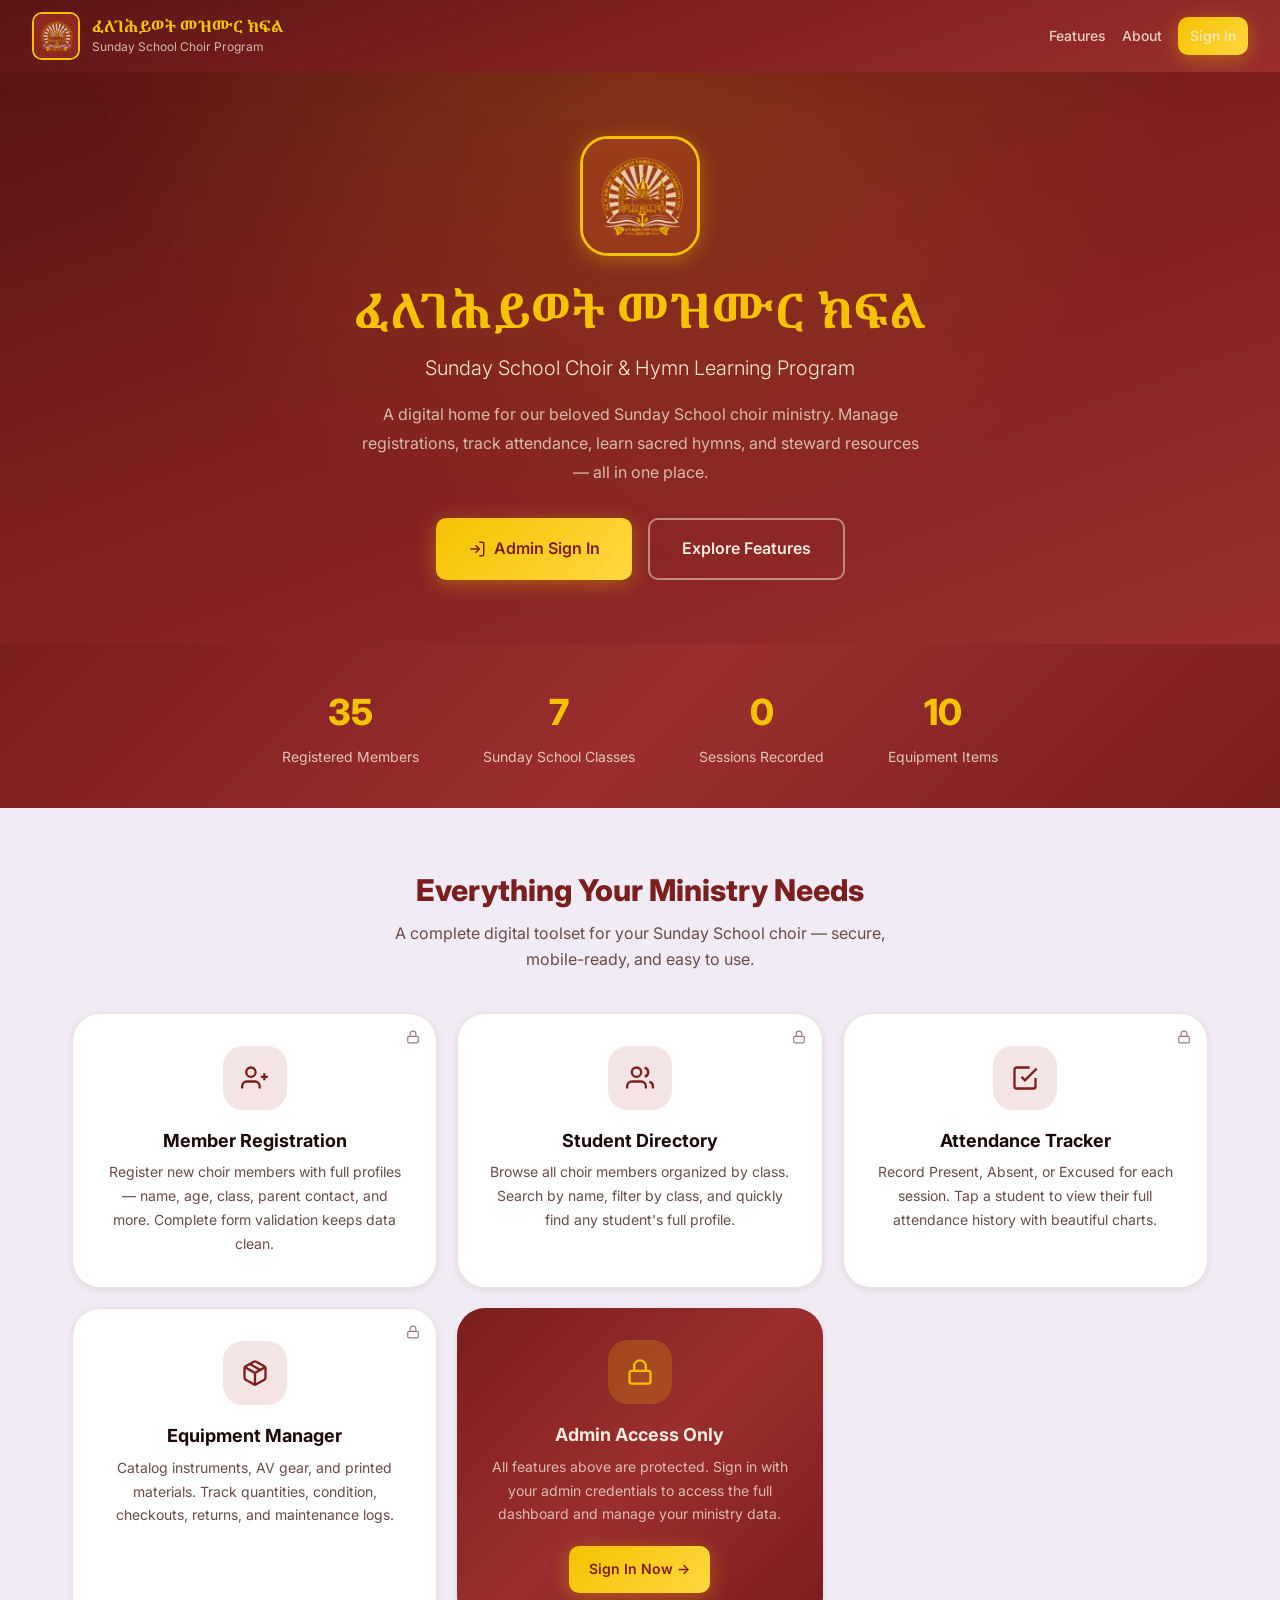
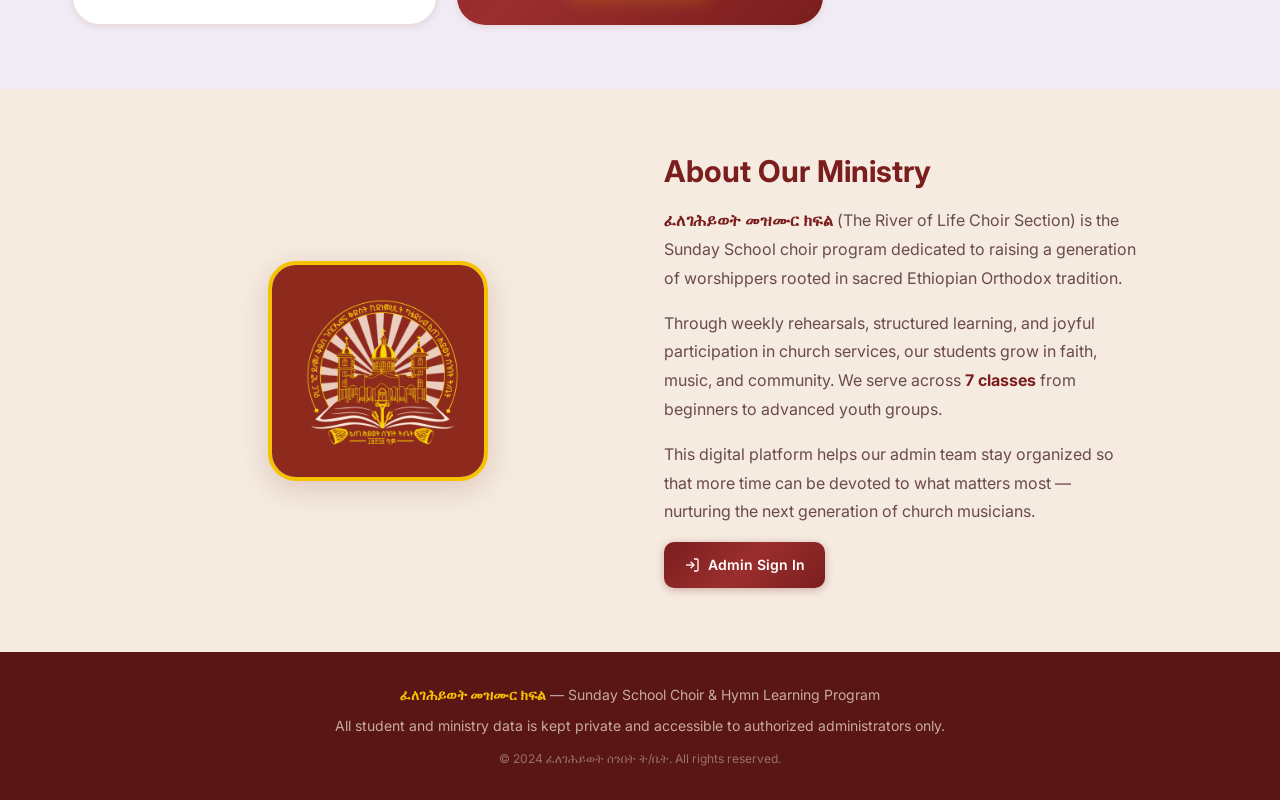
<file: index.html>
<!DOCTYPE html>
<html lang="en">
<head>
  <meta charset="UTF-8"/>
  <meta name="viewport" content="width=device-width, initial-scale=1.0"/>
  <meta name="description" content="ፈለገሕይወት መዝሙር ክፍል — Sunday School Choir & Hymn Learning Program. Register, track attendance, learn hymns, and manage resources."/>
  <title>ፈለገሕይወት መዝሙር ክፍል — Home</title>
  <link rel="stylesheet" href="css/styles.css"/>
  <style>
    .public-footer {
      background: var(--clr-primary-dark);
      color: rgba(245,235,224,0.7);
      text-align: center;
      padding: var(--sp-8) var(--sp-6);
      font-size: var(--fs-sm);
    }
    .public-footer strong { color: var(--clr-accent); }
    .about-section {
      background: var(--clr-cream);
      padding: var(--sp-16) var(--sp-8);
    }
    .about-inner {
      max-width: 1000px;
      margin: 0 auto;
      display: grid;
      grid-template-columns: 1fr 1fr;
      gap: var(--sp-12);
      align-items: center;
    }
    .about-logo {
      width: 220px;
      height: 220px;
      border-radius: var(--r-2xl);
      object-fit: cover;
      margin: 0 auto;
      display: block;
      border: 4px solid var(--clr-accent);
      box-shadow: var(--shadow-lg);
    }
    .about-text h2 { font-size: var(--fs-3xl); color: var(--clr-primary); margin-bottom: var(--sp-4); }
    .about-text p { color: var(--clr-text-muted); line-height: 1.8; margin-bottom: var(--sp-4); }
    .stats-strip {
      background: var(--gradient-primary);
      padding: var(--sp-10) var(--sp-8);
      display: flex;
      justify-content: center;
      gap: var(--sp-16);
      flex-wrap: wrap;
    }
    .strip-stat { text-align: center; }
    .strip-stat-value { font-size: var(--fs-4xl); font-weight: 800; color: var(--clr-accent); }
    .strip-stat-label { font-size: var(--fs-sm); color: rgba(245,235,224,0.8); margin-top: 4px; }
    @media (max-width: 768px) {
      .about-inner { grid-template-columns: 1fr; gap: var(--sp-6); text-align: center; }
      .public-nav .desktop-only { display: none; }
      .stats-strip { gap: var(--sp-8); }
    }
  </style>
</head>
<body>
  <!-- Header -->
  <header class="public-header" role="banner">
    <div class="public-logo-area">
      <img src="assets/logo.png" alt="ፈለገሕይወት Church Logo" class="public-logo"/>
      <div>
        <div class="public-site-name ethiopic">ፈለገሕይወት መዝሙር ክፍል</div>
        <div class="public-site-sub">Sunday School Choir Program</div>
      </div>
    </div>
    <nav class="public-nav" aria-label="Public navigation">
      <a href="#features" class="desktop-only">Features</a>
      <a href="#about" class="desktop-only">About</a>
      <a href="login.html" class="btn btn-accent btn-sm" id="signInBtn">Sign In</a>
    </nav>
  </header>

  <main>
    <!-- Hero -->
    <section class="hero" aria-label="Welcome hero">
      <img src="assets/logo.png" alt="ፈለገሕይወት Church Logo" class="hero-logo"/>
      <h1 class="hero-title">ፈለገሕይወት መዝሙር ክፍል</h1>
      <p class="hero-subtitle">Sunday School Choir & Hymn Learning Program</p>
      <p class="hero-desc">
        A digital home for our beloved Sunday School choir ministry. 
        Manage registrations, track attendance, learn sacred hymns, and steward resources — all in one place.
      </p>
      <div class="hero-actions">
        <a href="login.html" class="btn btn-accent btn-lg" id="heroSignInBtn">
          <svg width="18" height="18" viewBox="0 0 24 24" fill="none" stroke="currentColor" stroke-width="2"><path d="M15 3h4a2 2 0 0 1 2 2v14a2 2 0 0 1-2 2h-4"/><polyline points="10 17 15 12 10 7"/><line x1="15" y1="12" x2="3" y2="12"/></svg>
          Admin Sign In
        </a>
        <a href="#features" class="btn btn-outline btn-lg" style="color:var(--clr-cream);border-color:rgba(245,235,224,0.5)">
          Explore Features
        </a>
      </div>
    </section>

    <!-- Stats strip -->
    <section class="stats-strip" aria-label="Quick statistics">
      <div class="strip-stat">
        <div class="strip-stat-value" id="statStudents">35</div>
        <div class="strip-stat-label">Registered Members</div>
      </div>
      <div class="strip-stat">
        <div class="strip-stat-value">7</div>
        <div class="strip-stat-label">Sunday School Classes</div>
      </div>
      <div class="strip-stat">
        <div class="strip-stat-value" id="statSessions">0</div>
        <div class="strip-stat-label">Sessions Recorded</div>
      </div>
      <div class="strip-stat">
        <div class="strip-stat-value" id="statEquip">10</div>
        <div class="strip-stat-label">Equipment Items</div>
      </div>
    </section>

    <!-- Features -->
    <section class="features-section" id="features" aria-label="Core features">
      <h2 class="section-title">Everything Your Ministry Needs</h2>
      <p class="section-desc">A complete digital toolset for your Sunday School choir — secure, mobile-ready, and easy to use.</p>

      <div class="grid-auto" style="margin-top: var(--sp-10)">

        <div class="feature-card">
          <div class="feature-locked" aria-label="Requires login">
            <svg width="14" height="14" viewBox="0 0 24 24" fill="none" stroke="currentColor" stroke-width="2"><rect x="3" y="11" width="18" height="11" rx="2" ry="2"/><path d="M7 11V7a5 5 0 0 1 10 0v4"/></svg>
          </div>
          <div class="feature-icon">
            <svg width="28" height="28" viewBox="0 0 24 24" fill="none" stroke="currentColor" stroke-width="2"><path d="M16 21v-2a4 4 0 0 0-4-4H5a4 4 0 0 0-4 4v2"/><circle cx="8.5" cy="7" r="4"/><line x1="20" y1="8" x2="20" y2="14"/><line x1="23" y1="11" x2="17" y2="11"/></svg>
          </div>
          <h3 class="feature-title">Member Registration</h3>
          <p class="feature-desc">Register new choir members with full profiles — name, age, class, parent contact, and more. Complete form validation keeps data clean.</p>
        </div>

        <div class="feature-card">
          <div class="feature-locked" aria-label="Requires login">
            <svg width="14" height="14" viewBox="0 0 24 24" fill="none" stroke="currentColor" stroke-width="2"><rect x="3" y="11" width="18" height="11" rx="2" ry="2"/><path d="M7 11V7a5 5 0 0 1 10 0v4"/></svg>
          </div>
          <div class="feature-icon">
            <svg width="28" height="28" viewBox="0 0 24 24" fill="none" stroke="currentColor" stroke-width="2"><path d="M17 21v-2a4 4 0 0 0-4-4H5a4 4 0 0 0-4 4v2"/><circle cx="9" cy="7" r="4"/><path d="M23 21v-2a4 4 0 0 0-3-3.87"/><path d="M16 3.13a4 4 0 0 1 0 7.75"/></svg>
          </div>
          <h3 class="feature-title">Student Directory</h3>
          <p class="feature-desc">Browse all choir members organized by class. Search by name, filter by class, and quickly find any student's full profile.</p>
        </div>

        <div class="feature-card">
          <div class="feature-locked" aria-label="Requires login">
            <svg width="14" height="14" viewBox="0 0 24 24" fill="none" stroke="currentColor" stroke-width="2"><rect x="3" y="11" width="18" height="11" rx="2" ry="2"/><path d="M7 11V7a5 5 0 0 1 10 0v4"/></svg>
          </div>
          <div class="feature-icon">
            <svg width="28" height="28" viewBox="0 0 24 24" fill="none" stroke="currentColor" stroke-width="2"><polyline points="9 11 12 14 22 4"/><path d="M21 12v7a2 2 0 0 1-2 2H5a2 2 0 0 1-2-2V5a2 2 0 0 1 2-2h11"/></svg>
          </div>
          <h3 class="feature-title">Attendance Tracker</h3>
          <p class="feature-desc">Record Present, Absent, or Excused for each session. Tap a student to view their full attendance history with beautiful charts.</p>
        </div>


        <div class="feature-card">
          <div class="feature-locked" aria-label="Requires login">
            <svg width="14" height="14" viewBox="0 0 24 24" fill="none" stroke="currentColor" stroke-width="2"><rect x="3" y="11" width="18" height="11" rx="2" ry="2"/><path d="M7 11V7a5 5 0 0 1 10 0v4"/></svg>
          </div>
          <div class="feature-icon">
            <svg width="28" height="28" viewBox="0 0 24 24" fill="none" stroke="currentColor" stroke-width="2"><line x1="16.5" y1="9.4" x2="7.5" y2="4.21"/><path d="M21 16V8a2 2 0 0 0-1-1.73l-7-4a2 2 0 0 0-2 0l-7 4A2 2 0 0 0 3 8v8a2 2 0 0 0 1 1.73l7 4a2 2 0 0 0 2 0l7-4A2 2 0 0 0 21 16z"/><polyline points="3.27 6.96 12 12.01 20.73 6.96"/><line x1="12" y1="22.08" x2="12" y2="12"/></svg>
          </div>
          <h3 class="feature-title">Equipment Manager</h3>
          <p class="feature-desc">Catalog instruments, AV gear, and printed materials. Track quantities, condition, checkouts, returns, and maintenance logs.</p>
        </div>

        <div class="feature-card" style="background: var(--gradient-primary); border: none;">
          <div class="feature-icon" style="background: rgba(245,194,0,0.2); color: var(--clr-accent);">
            <svg width="28" height="28" viewBox="0 0 24 24" fill="none" stroke="currentColor" stroke-width="2"><rect x="3" y="11" width="18" height="11" rx="2" ry="2"/><path d="M7 11V7a5 5 0 0 1 10 0v4"/></svg>
          </div>
          <h3 class="feature-title" style="color: var(--clr-cream);">Admin Access Only</h3>
          <p class="feature-desc" style="color: rgba(245,235,224,0.75);">All features above are protected. Sign in with your admin credentials to access the full dashboard and manage your ministry data.</p>
          <a href="login.html" class="btn btn-accent" style="margin-top: var(--sp-5); display:inline-flex" id="featureSignInBtn">Sign In Now →</a>
        </div>

      </div>
    </section>

    <!-- About -->
    <section class="about-section" id="about">
      <div class="about-inner">
        <div>
          <img src="assets/logo.png" alt="Church Logo" class="about-logo"/>
        </div>
        <div class="about-text">
          <h2>About Our Ministry</h2>
          <p>
            <strong style="color:var(--clr-primary)">ፈለገሕይወት መዝሙር ክፍል</strong> (The River of Life Choir Section) is the Sunday School choir program dedicated to raising a generation of worshippers rooted in sacred Ethiopian Orthodox tradition.
          </p>
          <p>
            Through weekly rehearsals, structured learning, and joyful participation in church services, our students grow in faith, music, and community. We serve across <strong style="color:var(--clr-primary)">7 classes</strong> from beginners to advanced youth groups.
          </p>
          <p>
            This digital platform helps our admin team stay organized so that more time can be devoted to what matters most — nurturing the next generation of church musicians.
          </p>
          <a href="login.html" class="btn btn-primary" id="aboutSignInBtn">
            <svg width="16" height="16" viewBox="0 0 24 24" fill="none" stroke="currentColor" stroke-width="2"><path d="M15 3h4a2 2 0 0 1 2 2v14a2 2 0 0 1-2 2h-4"/><polyline points="10 17 15 12 10 7"/><line x1="15" y1="12" x2="3" y2="12"/></svg>
            Admin Sign In
          </a>
        </div>
      </div>
    </section>
  </main>

  <!-- Footer -->
  <footer class="public-footer" role="contentinfo">
    <p><strong>ፈለገሕይወት መዝሙር ክፍል</strong> — Sunday School Choir & Hymn Learning Program</p>
    <p style="margin-top:var(--sp-2)">All student and ministry data is kept private and accessible to authorized administrators only.</p>
    <p style="margin-top:var(--sp-3); font-size: var(--fs-xs); opacity: 0.6;">© 2024 ፈለገሕይወት ሰንበት ት/ቤት. All rights reserved.</p>
  </footer>

  <script src="js/auth.js"></script>
  <script src="js/data.js"></script>
  <script>
    // Update live stats from localStorage (if data exists)
    document.addEventListener('DOMContentLoaded', () => {
      DB.seed();
      const students  = DB.Students.all();
      const sessions  = DB.Attendance.getSessionDates();
      const equip     = DB.Equipment.all();
      if (students.length) document.getElementById('statStudents').textContent = students.length;
      if (sessions.length) document.getElementById('statSessions').textContent = sessions.length;
      if (equip.length)    document.getElementById('statEquip').textContent    = equip.length;

      // If already logged in, change Sign In button to Dashboard
      if (AUTH.isAuthenticated()) {
        document.querySelectorAll('[id$="SignInBtn"]').forEach(btn => {
          if (btn.tagName === 'A') {
            btn.href = 'dashboard.html';
            btn.innerHTML = btn.innerHTML.replace(/Sign In( Now →)?/, 'Go to Dashboard →');
          }
        });
      }
    });
  </script>
</body>
</html>
</file>
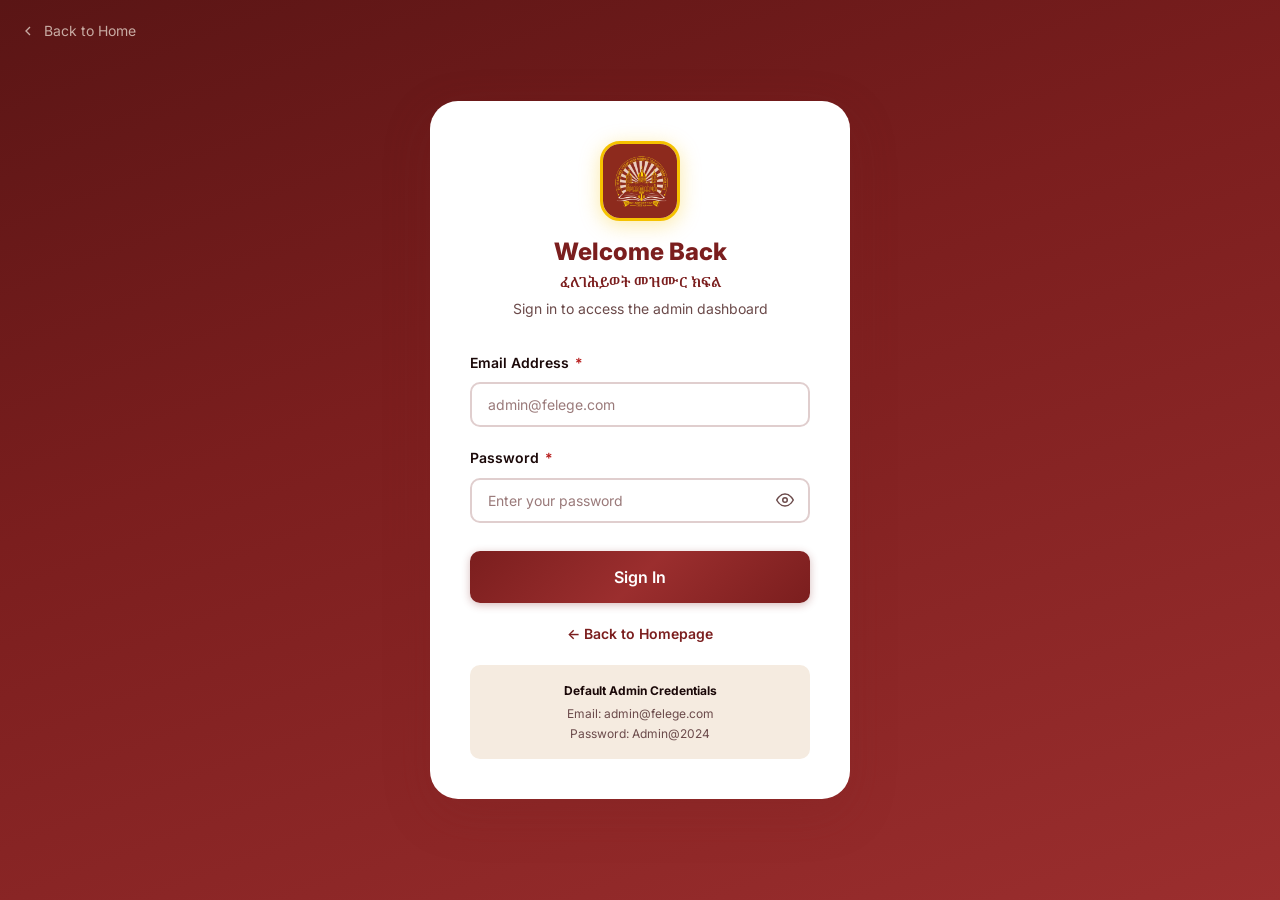
<file: hymns.html>
<!DOCTYPE html>
<html lang="en">
<head>
  <meta charset="UTF-8"/>
  <meta name="viewport" content="width=device-width, initial-scale=1.0"/>
  <title>Hymns — ፈለገሕይወት መዝሙር ክፍል</title>
  <link rel="stylesheet" href="css/styles.css"/>
  <style>
    .copyright-banner {
      display: flex; gap: var(--sp-3); align-items: flex-start;
      background: var(--clr-warning-bg);
      border: 1px solid #FFCC80;
      border-radius: var(--r-lg);
      padding: var(--sp-4) var(--sp-5);
      margin-bottom: var(--sp-6);
      font-size: var(--fs-sm);
      color: var(--clr-warning);
    }
    .copyright-banner svg { flex-shrink: 0; margin-top: 2px; }
    .hymn-toolbar {
      display: flex; gap: var(--sp-3); flex-wrap: wrap; align-items: center;
      margin-bottom: var(--sp-5);
    }
    .hymn-grid { display: grid; grid-template-columns: repeat(auto-fill, minmax(320px, 1fr)); gap: var(--sp-5); }
    .hymn-action-btns { display: flex; gap: var(--sp-2); }
    .melody-link {
      display: inline-flex; align-items: center; gap: var(--sp-2);
      padding: var(--sp-2) var(--sp-4);
      background: var(--clr-primary-xlight);
      color: var(--clr-primary);
      border-radius: var(--r-full);
      font-size: var(--fs-xs);
      font-weight: 600;
      text-decoration: none;
      transition: all var(--t-fast);
      border: 1px solid var(--clr-border);
    }
    .melody-link:hover { background: var(--clr-primary); color: white; }
    .season-filter { display: flex; gap: var(--sp-2); flex-wrap: wrap; }
    .season-chip {
      padding: var(--sp-1) var(--sp-4);
      border-radius: var(--r-full);
      font-size: var(--fs-xs);
      font-weight: 600;
      border: 2px solid var(--clr-border);
      color: var(--clr-text-muted);
      cursor: pointer;
      transition: all var(--t-fast);
      background: var(--clr-surface);
    }
    .season-chip.active { background: var(--clr-primary); color: white; border-color: var(--clr-primary); }
    .season-chip:hover:not(.active) { border-color: var(--clr-primary); color: var(--clr-primary); }
    .authorized-badge {
      display: inline-flex; align-items: center; gap: 4px;
      font-size: var(--fs-xs); font-weight: 600;
      color: var(--clr-success);
    }
  </style>
</head>
<body>
  <div id="appShell"></div>
  <div id="pageContent" style="display:none">

    <!-- Copyright Reminder -->
    <div class="copyright-banner" role="note">
      <svg width="20" height="20" viewBox="0 0 24 24" fill="none" stroke="currentColor" stroke-width="2"><path d="M10.29 3.86L1.82 18a2 2 0 0 0 1.71 3h16.94a2 2 0 0 0 1.71-3L13.71 3.86a2 2 0 0 0-3.42 0z"/><line x1="12" y1="9" x2="12" y2="13"/><line x1="12" y1="17" x2="12.01" y2="17"/></svg>
      <div>
        <strong>Copyright Reminder:</strong> Only share hymn lyrics, audio, and melody resources that the ministry is properly authorized to use. 
        Verify permissions before distributing any copyrighted material. All hymns marked <span class="authorized-badge">✓ Authorized</span> have been cleared for internal ministry use.
      </div>
    </div>

    <!-- Toolbar -->
    <div class="hymn-toolbar">
      <div class="search-bar">
        <svg width="16" height="16" viewBox="0 0 24 24" fill="none" stroke="currentColor" stroke-width="2"><circle cx="11" cy="11" r="8"/><line x1="21" y1="21" x2="16.65" y2="16.65"/></svg>
        <input type="search" id="hymnSearch" placeholder="Search hymns..." aria-label="Search hymns"/>
      </div>
      <div class="season-filter" id="seasonFilter" role="group" aria-label="Filter by season"></div>
      <button class="btn btn-primary btn-sm" id="addHymnBtn" style="margin-left:auto">
        <svg width="14" height="14" viewBox="0 0 24 24" fill="none" stroke="currentColor" stroke-width="2"><line x1="12" y1="5" x2="12" y2="19"/><line x1="5" y1="12" x2="19" y2="12"/></svg>
        Add Hymn
      </button>
    </div>

    <!-- Results -->
    <div id="hymnGrid" class="hymn-grid"></div>
  </div>

  <!-- Add/Edit Hymn Modal -->
  <div class="modal-overlay" id="hymnModal" role="dialog" aria-modal="true" aria-labelledby="hymnModalTitle">
    <div class="modal modal-lg">
      <div class="modal-header">
        <h2 class="modal-title" id="hymnModalTitle">Add Hymn</h2>
        <button class="modal-close" onclick="NAV.closeModal('hymnModal')" aria-label="Close">✕</button>
      </div>
      <div class="modal-body">
        <div class="form-row">
          <div class="form-group">
            <label class="form-label" for="hymnTitle">Title (Ethiopic / Amharic) <span class="required">*</span></label>
            <input type="text" id="hymnTitle" class="form-control" placeholder="e.g. ሃሌሉያ"/>
          </div>
          <div class="form-group">
            <label class="form-label" for="hymnTitleEn">Title (English) <span style="font-weight:400;color:var(--clr-text-muted)">(optional)</span></label>
            <input type="text" id="hymnTitleEn" class="form-control" placeholder="e.g. Hallelujah"/>
          </div>
        </div>
        <div class="form-row">
          <div class="form-group">
            <label class="form-label" for="hymnSeason">Season / Occasion <span class="required">*</span></label>
            <select id="hymnSeason" class="form-control">
              <option value="">— Select —</option>
              <option>General</option><option>Advent</option><option>Christmas</option>
              <option>Epiphany</option><option>Lent</option><option>Easter</option>
              <option>Pentecost</option><option>Ordinary Time</option><option>Special Event</option>
            </select>
          </div>
          <div class="form-group">
            <label class="form-label" for="hymnLang">Language</label>
            <select id="hymnLang" class="form-control">
              <option>Amharic</option><option>Ge'ez</option><option>Tigrinya</option><option>English</option>
            </select>
          </div>
        </div>
        <div class="form-group">
          <label class="form-label" for="hymnLyrics">Lyrics <span class="required">*</span></label>
          <textarea id="hymnLyrics" class="form-control" rows="8" placeholder="Paste the full hymn lyrics here…" style="font-family: var(--font-ethiopic); line-height: 1.8"></textarea>
        </div>
        <div class="form-row">
          <div class="form-group">
            <label class="form-label" for="hymnMelodyUrl">Melody Link (YouTube / Audio URL)</label>
            <input type="url" id="hymnMelodyUrl" class="form-control" placeholder="https://youtube.com/watch?v=..."/>
            <div class="form-hint">Link to an authorized melody resource for practice.</div>
          </div>
          <div class="form-group">
            <label class="form-label" for="hymnNotes">Notes</label>
            <input type="text" id="hymnNotes" class="form-control" placeholder="e.g. Opening hymn for Easter"/>
          </div>
        </div>
        <div class="form-group">
          <label style="display:flex;align-items:center;gap:var(--sp-3);cursor:pointer">
            <input type="checkbox" id="hymnAuth" checked style="width:18px;height:18px;accent-color:var(--clr-primary)"/>
            <span class="form-label" style="margin-bottom:0">Authorized for ministry use</span>
          </label>
          <div class="form-hint">Check this only if you have confirmed this hymn may be shared within the ministry.</div>
        </div>
      </div>
      <div class="modal-footer">
        <button class="btn btn-outline btn-sm" onclick="NAV.closeModal('hymnModal')">Cancel</button>
        <button class="btn btn-primary btn-sm" id="hymnSaveBtn">Save Hymn</button>
      </div>
    </div>
  </div>

  <script src="js/auth.js"></script>
  <script src="js/data.js"></script>
  <script src="js/nav.js"></script>
  <script>
    let editingHymnId = null;
    let currentSeason = '';

    document.addEventListener('DOMContentLoaded', () => {
      if (!AUTH.initProtectedPage()) return;
      DB.seed();
      NAV.init({ activePage: 'hymns', pageTitle: 'Hymn Learning' });
      initHymns();
    });

    function initHymns() {
      document.getElementById('hymnSearch').addEventListener('input', renderHymns);
      document.getElementById('addHymnBtn').addEventListener('click', openAddModal);
      document.getElementById('hymnSaveBtn').addEventListener('click', saveHymn);
      document.getElementById('hymnModal').addEventListener('click', e => { if (e.target.id === 'hymnModal') NAV.closeModal('hymnModal'); });

      buildSeasonChips();
      renderHymns();
    }

    function buildSeasonChips() {
      const seasons = ['All', ...new Set(DB.Hymns.all().map(h => h.season).filter(Boolean))];
      document.getElementById('seasonFilter').innerHTML = seasons.map(s => `
        <button class="season-chip ${s === 'All' || (s === currentSeason) ? 'active' : ''}" data-season="${s === 'All' ? '' : s}">${s}</button>
      `).join('');
      document.querySelectorAll('.season-chip').forEach(chip => {
        chip.addEventListener('click', () => {
          currentSeason = chip.dataset.season;
          document.querySelectorAll('.season-chip').forEach(c => c.classList.toggle('active', c.dataset.season === currentSeason));
          renderHymns();
        });
      });
    }

    function renderHymns() {
      const q = document.getElementById('hymnSearch').value;
      const hymns = DB.Hymns.search(q, currentSeason);
      const container = document.getElementById('hymnGrid');

      if (!hymns.length) {
        container.innerHTML = `
          <div class="empty-state" style="grid-column:1/-1">
            <div class="empty-state-icon"><svg width="40" height="40" viewBox="0 0 24 24" fill="none" stroke="currentColor" stroke-width="1.5"><path d="M9 18V5l12-2v13"/><circle cx="6" cy="18" r="3"/><circle cx="18" cy="16" r="3"/></svg></div>
            <div class="empty-state-title">No hymns found</div>
            <div class="empty-state-desc">Add your first hymn using the button above, or adjust your search.</div>
            <button class="btn btn-primary" onclick="openAddModal()">Add Hymn</button>
          </div>`;
        return;
      }

      container.innerHTML = hymns.map(hymnCard).join('');
    }

    function hymnCard(h) {
      const hasLink = h.melodyUrl && h.melodyUrl.trim();
      return `
        <article class="hymn-card">
          <div class="hymn-card-header">
            <div>
              <div class="hymn-card-title ethiopic">${h.title}</div>
              ${h.titleEn ? `<div class="hymn-card-meta">${h.titleEn}</div>` : ''}
              <div class="hymn-card-meta" style="margin-top:4px">
                ${h.season} &bull; ${h.language}
                ${h.authorized ? `<span class="authorized-badge" style="margin-left:6px">✓ Authorized</span>` : ''}
              </div>
            </div>
            <div class="hymn-action-btns">
              <button class="btn btn-icon" onclick="openEditModal('${h.id}')" aria-label="Edit hymn" title="Edit">
                <svg width="14" height="14" viewBox="0 0 24 24" fill="none" stroke="currentColor" stroke-width="2"><path d="M11 4H4a2 2 0 0 0-2 2v14a2 2 0 0 0 2 2h14a2 2 0 0 0 2-2v-7"/><path d="M18.5 2.5a2.121 2.121 0 0 1 3 3L12 15l-4 1 1-4 9.5-9.5z"/></svg>
              </button>
              <button class="btn btn-icon" onclick="deleteHymn('${h.id}')" aria-label="Delete hymn" title="Delete" style="color:var(--clr-error)">
                <svg width="14" height="14" viewBox="0 0 24 24" fill="none" stroke="currentColor" stroke-width="2"><polyline points="3 6 5 6 21 6"/><path d="M19 6v14a2 2 0 0 1-2 2H7a2 2 0 0 1-2-2V6m3 0V4a1 1 0 0 1 1-1h4a1 1 0 0 1 1 1v2"/></svg>
              </button>
            </div>
          </div>
          <div class="hymn-card-body">
            ${hasLink ? `
              <a href="${h.melodyUrl}" target="_blank" rel="noopener noreferrer" class="melody-link" aria-label="Open melody resource">
                <svg width="14" height="14" viewBox="0 0 24 24" fill="none" stroke="currentColor" stroke-width="2"><polygon points="5 3 19 12 5 21 5 3"/></svg>
                Listen / Melody Resource
              </a>` : `
              <span style="font-size:var(--fs-xs);color:var(--clr-text-light)">No melody link added yet.</span>`}

            <details class="lyrics-accordion" style="margin-top: var(--sp-4)">
              <summary>View Lyrics</summary>
              <pre class="lyrics-text">${escapeHtml(h.lyrics || '')}</pre>
            </details>
            ${h.notes ? `<p style="margin-top:var(--sp-3);font-size:var(--fs-xs);color:var(--clr-text-muted);font-style:italic">${h.notes}</p>` : ''}
          </div>
        </article>`;
    }

    function escapeHtml(str) {
      return str.replace(/&/g,'&amp;').replace(/</g,'&lt;').replace(/>/g,'&gt;');
    }

    function openAddModal() {
      editingHymnId = null;
      document.getElementById('hymnModalTitle').textContent = 'Add Hymn';
      clearHymnForm();
      document.getElementById('hymnAuth').checked = true;
      NAV.openModal('hymnModal');
    }

    function openEditModal(id) {
      const h = DB.Hymns.byId(id);
      if (!h) return;
      editingHymnId = id;
      document.getElementById('hymnModalTitle').textContent = 'Edit Hymn';
      document.getElementById('hymnTitle').value     = h.title || '';
      document.getElementById('hymnTitleEn').value   = h.titleEn || '';
      document.getElementById('hymnSeason').value    = h.season || '';
      document.getElementById('hymnLang').value      = h.language || 'Amharic';
      document.getElementById('hymnLyrics').value    = h.lyrics || '';
      document.getElementById('hymnMelodyUrl').value = h.melodyUrl || '';
      document.getElementById('hymnNotes').value     = h.notes || '';
      document.getElementById('hymnAuth').checked    = !!h.authorized;
      NAV.openModal('hymnModal');
    }

    function clearHymnForm() {
      ['hymnTitle','hymnTitleEn','hymnLyrics','hymnMelodyUrl','hymnNotes'].forEach(id => document.getElementById(id).value = '');
      document.getElementById('hymnSeason').value = '';
      document.getElementById('hymnLang').value = 'Amharic';
    }

    function saveHymn() {
      const title  = document.getElementById('hymnTitle').value.trim();
      const lyrics = document.getElementById('hymnLyrics').value.trim();
      const season = document.getElementById('hymnSeason').value;

      if (!title) { NAV.toast('error', 'Title required', 'Please enter a hymn title.'); document.getElementById('hymnTitle').focus(); return; }
      if (!lyrics) { NAV.toast('error', 'Lyrics required', 'Please enter the hymn lyrics.'); document.getElementById('hymnLyrics').focus(); return; }
      if (!season) { NAV.toast('error', 'Season required', 'Please select a season or occasion.'); document.getElementById('hymnSeason').focus(); return; }

      const data = {
        title, lyrics, season,
        titleEn:    document.getElementById('hymnTitleEn').value.trim(),
        language:   document.getElementById('hymnLang').value,
        melodyUrl:  document.getElementById('hymnMelodyUrl').value.trim(),
        melodyType: 'link',
        notes:      document.getElementById('hymnNotes').value.trim(),
        authorized: document.getElementById('hymnAuth').checked,
      };

      if (editingHymnId) {
        DB.Hymns.update(editingHymnId, data);
        NAV.toast('success', 'Hymn updated', `"${title}" has been updated.`);
      } else {
        DB.Hymns.add(data);
        NAV.toast('success', 'Hymn added', `"${title}" has been added to the hymn library.`);
      }

      NAV.closeModal('hymnModal');
      buildSeasonChips();
      renderHymns();
    }

    function deleteHymn(id) {
      const h = DB.Hymns.byId(id);
      NAV.confirm(`Delete "${h?.title}"? This cannot be undone.`, () => {
        DB.Hymns.remove(id);
        NAV.toast('success', 'Hymn deleted');
        buildSeasonChips();
        renderHymns();
      });
    }
  </script>
</body>
</html>
</file>
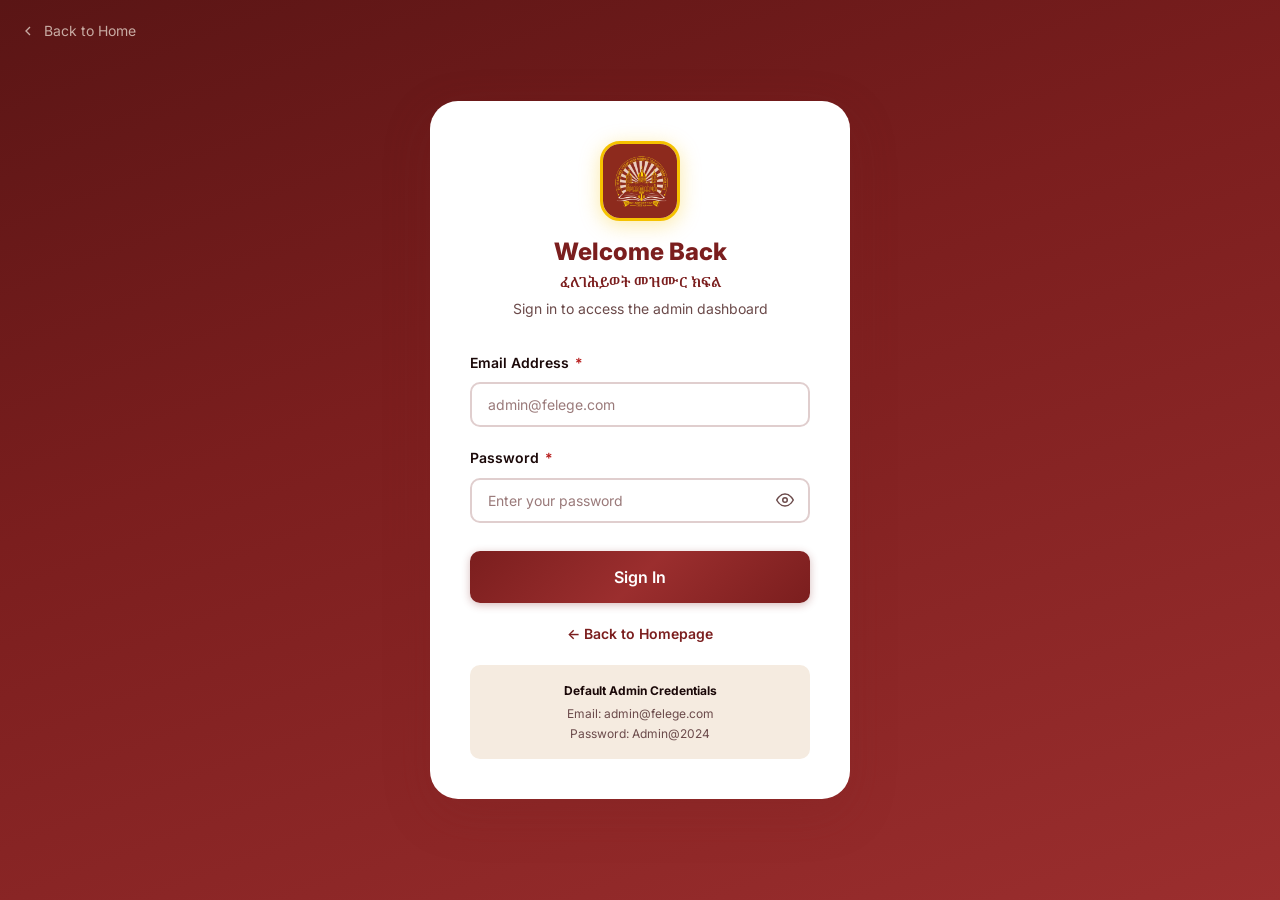
<file: login.html>
<!DOCTYPE html>
<html lang="en">
<head>
  <meta charset="UTF-8"/>
  <meta name="viewport" content="width=device-width, initial-scale=1.0"/>
  <meta name="description" content="Admin sign in for ፈለገሕይወት መዝሙር ክፍል Sunday School Choir Program."/>
  <title>Sign In — ፈለገሕይወት መዝሙር ክፍል</title>
  <link rel="stylesheet" href="css/styles.css"/>
  <style>
    .password-wrap { position: relative; }
    .password-toggle {
      position: absolute;
      right: 12px; top: 50%;
      transform: translateY(-50%);
      color: var(--clr-text-muted);
      background: none; border: none; cursor: pointer;
      padding: 4px;
      display: flex; align-items: center;
      transition: color var(--t-fast);
    }
    .password-toggle:hover { color: var(--clr-primary); }
    .alert-banner {
      padding: var(--sp-3) var(--sp-4);
      border-radius: var(--r-md);
      font-size: var(--fs-sm);
      display: flex; align-items: flex-start; gap: var(--sp-2);
      margin-bottom: var(--sp-5);
    }
    .alert-error   { background: var(--clr-error-bg);   color: var(--clr-error); border: 1px solid #FFCDD2; }
    .alert-success { background: var(--clr-success-bg); color: var(--clr-success); border: 1px solid #C8E6C9; }
    .login-decoration {
      position: absolute;
      pointer-events: none;
      opacity: 0.08;
    }
    .back-link {
      display: inline-flex;
      align-items: center;
      gap: var(--sp-2);
      color: rgba(245,235,224,0.7);
      font-size: var(--fs-sm);
      position: absolute;
      top: var(--sp-5);
      left: var(--sp-5);
      transition: color var(--t-fast);
    }
    .back-link:hover { color: var(--clr-cream); }
  </style>
</head>
<body>
  <div class="login-page" role="main">
    <a href="index.html" class="back-link" aria-label="Back to homepage">
      <svg width="16" height="16" viewBox="0 0 24 24" fill="none" stroke="currentColor" stroke-width="2"><polyline points="15 18 9 12 15 6"/></svg>
      Back to Home
    </a>

    <div class="login-card" role="form" aria-label="Admin login">
      <div class="login-logo-wrap">
        <img src="assets/logo.png" alt="ፈለገሕይወት Church Logo" class="login-logo"/>
        <h1 class="login-title">Welcome Back</h1>
        <p class="login-sub ethiopic" style="color: var(--clr-primary); font-weight: 600;">ፈለገሕይወት መዝሙር ክፍል</p>
        <p class="login-sub" style="margin-top: 4px;">Sign in to access the admin dashboard</p>
      </div>

      <div id="errorBanner" class="alert-banner alert-error hidden" role="alert" aria-live="assertive">
        <svg width="16" height="16" viewBox="0 0 24 24" fill="none" stroke="currentColor" stroke-width="2" style="flex-shrink:0;margin-top:1px"><circle cx="12" cy="12" r="10"/><line x1="12" y1="8" x2="12" y2="12"/><line x1="12" y1="16" x2="12.01" y2="16"/></svg>
        <span id="errorMsg">Invalid credentials.</span>
      </div>

      <form id="loginForm" novalidate>
        <div class="form-group">
          <label class="form-label" for="emailInput">
            Email Address <span class="required" aria-hidden="true">*</span>
          </label>
          <input
            type="email"
            id="emailInput"
            class="form-control"
            placeholder="admin@felege.com"
            autocomplete="email"
            aria-required="true"
            aria-describedby="emailError"
          />
          <div class="form-error hidden" id="emailError" role="alert">
            <svg width="12" height="12" viewBox="0 0 24 24" fill="none" stroke="currentColor" stroke-width="2"><circle cx="12" cy="12" r="10"/><line x1="12" y1="8" x2="12" y2="12"/><line x1="12" y1="16" x2="12.01" y2="16"/></svg>
            <span>Please enter a valid email address.</span>
          </div>
        </div>

        <div class="form-group">
          <label class="form-label" for="passwordInput">
            Password <span class="required" aria-hidden="true">*</span>
          </label>
          <div class="password-wrap">
            <input
              type="password"
              id="passwordInput"
              class="form-control"
              placeholder="Enter your password"
              autocomplete="current-password"
              aria-required="true"
              aria-describedby="passwordError"
              style="padding-right: 44px"
            />
            <button type="button" class="password-toggle" id="togglePassword" aria-label="Show password">
              <svg id="eyeIcon" width="18" height="18" viewBox="0 0 24 24" fill="none" stroke="currentColor" stroke-width="2"><path d="M1 12s4-8 11-8 11 8 11 8-4 8-11 8-11-8-11-8z"/><circle cx="12" cy="12" r="3"/></svg>
            </button>
          </div>
          <div class="form-error hidden" id="passwordError" role="alert">
            <svg width="12" height="12" viewBox="0 0 24 24" fill="none" stroke="currentColor" stroke-width="2"><circle cx="12" cy="12" r="10"/><line x1="12" y1="8" x2="12" y2="12"/><line x1="12" y1="16" x2="12.01" y2="16"/></svg>
            <span>Password is required.</span>
          </div>
        </div>

        <button type="submit" class="btn btn-primary w-full btn-lg" id="submitBtn" style="margin-top: var(--sp-2)">
          <span id="submitLabel">Sign In</span>
          <span id="submitSpinner" class="hidden">
            <svg width="16" height="16" viewBox="0 0 24 24" fill="none" stroke="currentColor" stroke-width="2" style="animation: spin 0.8s linear infinite"><path d="M21 12a9 9 0 1 1-6.219-8.56"/></svg>
          </span>
        </button>
      </form>

      <div class="login-footer-link">
        <a href="index.html">← Back to Homepage</a>
      </div>

      <div style="margin-top: var(--sp-5); padding: var(--sp-4); background: var(--clr-cream); border-radius: var(--r-md); font-size: var(--fs-xs); color: var(--clr-text-muted); text-align: center;">
        <strong style="display:block; margin-bottom: 4px; color: var(--clr-text)">Default Admin Credentials</strong>
        Email: admin@felege.com<br/>Password: Admin@2024
      </div>
    </div>
  </div>

  <style>
    @keyframes spin { to { transform: rotate(360deg); } }
  </style>

  <script src="js/auth.js"></script>
  <script>
    // Redirect if already logged in
    if (AUTH.isAuthenticated()) {
      const dest = sessionStorage.getItem('fmk_redirect') || 'dashboard.html';
      sessionStorage.removeItem('fmk_redirect');
      window.location.href = dest;
    }

    const form       = document.getElementById('loginForm');
    const emailInput = document.getElementById('emailInput');
    const passInput  = document.getElementById('passwordInput');
    const submitBtn  = document.getElementById('submitBtn');
    const errorBanner = document.getElementById('errorBanner');
    const errorMsg   = document.getElementById('errorMsg');
    const togglePwd  = document.getElementById('togglePassword');

    // Password toggle
    togglePwd.addEventListener('click', () => {
      const isText = passInput.type === 'text';
      passInput.type = isText ? 'password' : 'text';
      togglePwd.setAttribute('aria-label', isText ? 'Show password' : 'Hide password');
      document.getElementById('eyeIcon').innerHTML = isText
        ? `<path d="M1 12s4-8 11-8 11 8 11 8-4 8-11 8-11-8-11-8z"/><circle cx="12" cy="12" r="3"/>`
        : `<path d="M17.94 17.94A10.07 10.07 0 0 1 12 20c-7 0-11-8-11-8a18.45 18.45 0 0 1 5.06-5.94M9.9 4.24A9.12 9.12 0 0 1 12 4c7 0 11 8 11 8a18.5 18.5 0 0 1-2.16 3.19m-6.72-1.07a3 3 0 1 1-4.24-4.24"/><line x1="1" y1="1" x2="23" y2="23"/>`;
    });

    function showFieldError(inputEl, errorEl, show) {
      inputEl.classList.toggle('error', show);
      errorEl.classList.toggle('hidden', !show);
    }

    function validate() {
      let valid = true;
      const email = emailInput.value.trim();
      const pwd   = passInput.value;

      if (!email || !/^[^\s@]+@[^\s@]+\.[^\s@]+$/.test(email)) {
        showFieldError(emailInput, document.getElementById('emailError'), true);
        valid = false;
      } else {
        showFieldError(emailInput, document.getElementById('emailError'), false);
      }

      if (!pwd) {
        showFieldError(passInput, document.getElementById('passwordError'), true);
        valid = false;
      } else {
        showFieldError(passInput, document.getElementById('passwordError'), false);
      }
      return valid;
    }

    // Clear errors on input
    [emailInput, passInput].forEach(el => {
      el.addEventListener('input', () => {
        errorBanner.classList.add('hidden');
        el.classList.remove('error');
      });
    });

    form.addEventListener('submit', async (e) => {
      e.preventDefault();
      if (!validate()) return;

      // Show loading
      submitBtn.disabled = true;
      document.getElementById('submitLabel').classList.add('hidden');
      document.getElementById('submitSpinner').classList.remove('hidden');
      errorBanner.classList.add('hidden');

      // Simulate network delay (remove in production with real API)
      await new Promise(r => setTimeout(r, 600));

      const result = AUTH.login(emailInput.value.trim(), passInput.value);

      if (result.ok) {
        const dest = sessionStorage.getItem('fmk_redirect') || 'dashboard.html';
        sessionStorage.removeItem('fmk_redirect');
        window.location.href = dest;
      } else {
        errorMsg.textContent = result.error;
        errorBanner.classList.remove('hidden');
        submitBtn.disabled = false;
        document.getElementById('submitLabel').classList.remove('hidden');
        document.getElementById('submitSpinner').classList.add('hidden');
        passInput.value = '';
        passInput.focus();
      }
    });
  </script>
</body>
</html>
</file>
<file: css/styles.css>
/* ===================================================
   ፈለገሕይወት መዝሙር ክፍል — Global Design System
   =================================================== */

/* Google Fonts */
@import url('https://fonts.googleapis.com/css2?family=Inter:wght@300;400;500;600;700;800&family=Noto+Serif+Ethiopic:wght@400;600;700&display=swap');

/* ─── Design Tokens ─────────────────────────────── */
:root {
  /* Colors */
  --clr-primary: #7B1E1E;
  --clr-primary-dark: #5A1515;
  --clr-primary-light: #9B2E2E;
  --clr-primary-xlight: #F4E4E4;
  --clr-accent: #F5C200;
  --clr-accent-dark: #C9A000;
  --clr-accent-light: #FFF3CC;
  --clr-cream: #F5EBE0;
  --clr-cream-dark: #E8D5C0;
  --clr-bg: #F0EBF4;
  --clr-surface: #FFFFFF;
  --clr-surface-raised: #FEFEFE;
  --clr-white: #FFFFFF;
  --clr-text: #1A0808;
  --clr-text-muted: #6B4A4A;
  --clr-text-light: #9A7A7A;
  --clr-border: #E0CECE;
  --clr-border-light: #EDE0E0;
  --clr-success: #1B6B2F;
  --clr-success-bg: #E8F5E9;
  --clr-warning: #E65100;
  --clr-warning-bg: #FFF3E0;
  --clr-error: #B71C1C;
  --clr-error-bg: #FFEBEE;
  --clr-info: #0D47A1;
  --clr-info-bg: #E3F2FD;

  /* Gradient */
  --gradient-primary: linear-gradient(135deg, #7B1E1E 0%, #9B2E2E 50%, #7B1E1E 100%);
  --gradient-accent: linear-gradient(135deg, #F5C200 0%, #FFD740 100%);
  --gradient-hero: linear-gradient(160deg, #5A1515 0%, #7B1E1E 40%, #9B2E2E 100%);

  /* Spacing */
  --sp-1: 0.25rem;
  --sp-2: 0.5rem;
  --sp-3: 0.75rem;
  --sp-4: 1rem;
  --sp-5: 1.25rem;
  --sp-6: 1.5rem;
  --sp-8: 2rem;
  --sp-10: 2.5rem;
  --sp-12: 3rem;
  --sp-16: 4rem;

  /* Typography */
  --font-sans: 'Inter', system-ui, -apple-system, sans-serif;
  --font-ethiopic: 'Noto Serif Ethiopic', 'Ethiopic', serif;

  /* Font sizes */
  --fs-xs: 0.75rem;
  --fs-sm: 0.875rem;
  --fs-base: 1rem;
  --fs-lg: 1.125rem;
  --fs-xl: 1.25rem;
  --fs-2xl: 1.5rem;
  --fs-3xl: 1.875rem;
  --fs-4xl: 2.25rem;
  --fs-5xl: 3rem;

  /* Radius */
  --r-sm: 6px;
  --r-md: 10px;
  --r-lg: 14px;
  --r-xl: 20px;
  --r-2xl: 28px;
  --r-full: 9999px;

  /* Shadows */
  --shadow-xs: 0 1px 2px rgba(123,30,30,0.06);
  --shadow-sm: 0 2px 6px rgba(123,30,30,0.10);
  --shadow-md: 0 4px 16px rgba(123,30,30,0.14);
  --shadow-lg: 0 8px 28px rgba(123,30,30,0.18);
  --shadow-xl: 0 16px 48px rgba(123,30,30,0.22);
  --shadow-accent: 0 4px 20px rgba(245,194,0,0.35);

  /* Layout */
  --sidebar-w: 265px;
  --header-h: 64px;
  --bottom-nav-h: 64px;

  /* Transitions */
  --t-fast: 150ms ease;
  --t-normal: 250ms ease;
  --t-slow: 350ms ease;
  --t-spring: 350ms cubic-bezier(0.34, 1.56, 0.64, 1);
}

/* ─── Reset ─────────────────────────────────────── */
*, *::before, *::after { box-sizing: border-box; margin: 0; padding: 0; }
html { scroll-behavior: smooth; -webkit-tap-highlight-color: transparent; }
body {
  font-family: var(--font-sans);
  font-size: var(--fs-base);
  color: var(--clr-text);
  background: var(--clr-bg);
  line-height: 1.6;
  min-height: 100vh;
}
img, svg { display: block; max-width: 100%; }
button { cursor: pointer; border: none; background: none; font-family: inherit; }
input, select, textarea { font-family: inherit; }
a { color: inherit; text-decoration: none; }
ul { list-style: none; }
h1,h2,h3,h4,h5,h6 { line-height: 1.25; font-weight: 700; }

/* ─── Scrollbar ──────────────────────────────────── */
::-webkit-scrollbar { width: 6px; height: 6px; }
::-webkit-scrollbar-track { background: var(--clr-bg); }
::-webkit-scrollbar-thumb { background: var(--clr-border); border-radius: var(--r-full); }
::-webkit-scrollbar-thumb:hover { background: var(--clr-primary-light); }

/* ─── Typography ─────────────────────────────────── */
.ethiopic { font-family: var(--font-ethiopic); }
.text-xs    { font-size: var(--fs-xs); }
.text-sm    { font-size: var(--fs-sm); }
.text-base  { font-size: var(--fs-base); }
.text-lg    { font-size: var(--fs-lg); }
.text-xl    { font-size: var(--fs-xl); }
.text-2xl   { font-size: var(--fs-2xl); }
.text-3xl   { font-size: var(--fs-3xl); }
.text-muted { color: var(--clr-text-muted); }
.text-light { color: var(--clr-text-light); }
.font-medium { font-weight: 500; }
.font-semibold { font-weight: 600; }
.font-bold   { font-weight: 700; }

/* ─── App Shell (Protected Pages) ───────────────── */
.app-shell { display: flex; min-height: 100vh; }

/* Sidebar */
.sidebar {
  width: var(--sidebar-w);
  background: var(--gradient-primary);
  display: flex;
  flex-direction: column;
  position: fixed;
  top: 0; left: 0; bottom: 0;
  z-index: 200;
  transition: transform var(--t-normal);
  box-shadow: var(--shadow-xl);
}
.sidebar-header {
  padding: var(--sp-6) var(--sp-5) var(--sp-5);
  border-bottom: 1px solid rgba(245,194,0,0.2);
  display: flex;
  align-items: center;
  gap: var(--sp-3);
}
.sidebar-logo {
  width: 44px; height: 44px;
  border-radius: var(--r-md);
  object-fit: cover;
  flex-shrink: 0;
  border: 2px solid var(--clr-accent);
}
.sidebar-title {
  font-family: var(--font-ethiopic);
  font-size: var(--fs-sm);
  color: var(--clr-accent);
  font-weight: 700;
  line-height: 1.3;
}
.sidebar-subtitle {
  font-size: var(--fs-xs);
  color: rgba(245,235,224,0.7);
  margin-top: 2px;
}
.sidebar-nav {
  flex: 1;
  padding: var(--sp-4) 0;
  overflow-y: auto;
}
.nav-section-label {
  font-size: var(--fs-xs);
  color: rgba(245,194,0,0.6);
  font-weight: 600;
  letter-spacing: 0.08em;
  text-transform: uppercase;
  padding: var(--sp-4) var(--sp-5) var(--sp-2);
}
.nav-link {
  display: flex;
  align-items: center;
  gap: var(--sp-3);
  padding: var(--sp-3) var(--sp-5);
  color: rgba(245,235,224,0.85);
  font-size: var(--fs-sm);
  font-weight: 500;
  transition: all var(--t-fast);
  border-left: 3px solid transparent;
  margin: 1px 0;
}
.nav-link:hover {
  background: rgba(245,194,0,0.12);
  color: var(--clr-cream);
  border-left-color: rgba(245,194,0,0.4);
}
.nav-link.active {
  background: rgba(245,194,0,0.18);
  color: var(--clr-accent);
  border-left-color: var(--clr-accent);
  font-weight: 600;
}
.nav-link svg { flex-shrink: 0; opacity: 0.8; }
.nav-link.active svg { opacity: 1; }
.sidebar-footer {
  padding: var(--sp-4) var(--sp-5);
  border-top: 1px solid rgba(245,194,0,0.2);
}
.sidebar-user {
  display: flex;
  align-items: center;
  gap: var(--sp-3);
  margin-bottom: var(--sp-3);
}
.sidebar-avatar {
  width: 36px; height: 36px;
  border-radius: var(--r-full);
  background: var(--clr-accent);
  display: flex; align-items: center; justify-content: center;
  font-weight: 700;
  color: var(--clr-primary);
  font-size: var(--fs-sm);
  flex-shrink: 0;
}
.sidebar-user-info { flex: 1; min-width: 0; }
.sidebar-user-name {
  font-size: var(--fs-sm);
  font-weight: 600;
  color: var(--clr-cream);
  white-space: nowrap;
  overflow: hidden;
  text-overflow: ellipsis;
}
.sidebar-user-role {
  font-size: var(--fs-xs);
  color: rgba(245,194,0,0.7);
}
.btn-logout {
  width: 100%;
  display: flex; align-items: center; gap: var(--sp-2);
  padding: var(--sp-2) var(--sp-3);
  background: rgba(255,255,255,0.08);
  color: rgba(245,235,224,0.8);
  border-radius: var(--r-md);
  font-size: var(--fs-sm);
  font-weight: 500;
  transition: all var(--t-fast);
}
.btn-logout:hover {
  background: rgba(198,40,40,0.4);
  color: #FFCDD2;
}

/* Sidebar overlay (mobile) */
.sidebar-overlay {
  display: none;
  position: fixed;
  inset: 0;
  background: rgba(0,0,0,0.5);
  z-index: 199;
  backdrop-filter: blur(2px);
}
.sidebar-overlay.show { display: block; }

/* Main Content Area */
.main-content {
  flex: 1;
  margin-left: var(--sidebar-w);
  display: flex;
  flex-direction: column;
  min-height: 100vh;
}

/* Top Header (protected pages) */
.top-header {
  height: var(--header-h);
  background: var(--clr-surface);
  border-bottom: 1px solid var(--clr-border-light);
  display: flex;
  align-items: center;
  padding: 0 var(--sp-6);
  gap: var(--sp-4);
  position: sticky;
  top: 0;
  z-index: 100;
  box-shadow: var(--shadow-xs);
}
.btn-menu-toggle {
  display: none;
  align-items: center;
  justify-content: center;
  width: 40px; height: 40px;
  border-radius: var(--r-md);
  color: var(--clr-primary);
  transition: background var(--t-fast);
}
.btn-menu-toggle:hover { background: var(--clr-primary-xlight); }
.top-header-title {
  font-size: var(--fs-xl);
  font-weight: 700;
  color: var(--clr-primary);
  flex: 1;
}
.top-header-actions {
  display: flex;
  align-items: center;
  gap: var(--sp-3);
}

/* Page Body */
.page-body {
  flex: 1;
  padding: var(--sp-6) var(--sp-8);
  max-width: 1400px;
  width: 100%;
}

/* ─── Buttons ────────────────────────────────────── */
.btn {
  display: inline-flex;
  align-items: center;
  justify-content: center;
  gap: var(--sp-2);
  padding: var(--sp-3) var(--sp-5);
  font-size: var(--fs-sm);
  font-weight: 600;
  border-radius: var(--r-md);
  transition: all var(--t-fast);
  white-space: nowrap;
  user-select: none;
}
.btn:disabled { opacity: 0.5; cursor: not-allowed; }
.btn-primary {
  background: var(--gradient-primary);
  color: var(--clr-white);
  box-shadow: 0 2px 8px rgba(123,30,30,0.3);
}
.btn-primary:hover:not(:disabled) {
  box-shadow: 0 4px 16px rgba(123,30,30,0.4);
  transform: translateY(-1px);
}
.btn-primary:active { transform: translateY(0); }
.btn-accent {
  background: var(--gradient-accent);
  color: var(--clr-primary);
  box-shadow: var(--shadow-accent);
}
.btn-accent:hover:not(:disabled) {
  box-shadow: 0 6px 24px rgba(245,194,0,0.5);
  transform: translateY(-1px);
}
.btn-outline {
  border: 2px solid var(--clr-primary);
  color: var(--clr-primary);
  background: transparent;
}
.btn-outline:hover:not(:disabled) {
  background: var(--clr-primary-xlight);
}
.btn-ghost {
  color: var(--clr-primary);
  background: transparent;
}
.btn-ghost:hover { background: var(--clr-primary-xlight); }
.btn-danger {
  background: var(--clr-error);
  color: white;
}
.btn-danger:hover:not(:disabled) { background: #8B0000; }
.btn-sm { padding: var(--sp-2) var(--sp-3); font-size: var(--fs-xs); }
.btn-lg { padding: var(--sp-4) var(--sp-8); font-size: var(--fs-base); }
.btn-icon {
  width: 36px; height: 36px;
  padding: 0;
  border-radius: var(--r-md);
  color: var(--clr-text-muted);
  transition: all var(--t-fast);
}
.btn-icon:hover { background: var(--clr-primary-xlight); color: var(--clr-primary); }

/* ─── Cards ──────────────────────────────────────── */
.card {
  background: var(--clr-surface);
  border-radius: var(--r-xl);
  padding: var(--sp-6);
  box-shadow: var(--shadow-sm);
  border: 1px solid var(--clr-border-light);
  transition: box-shadow var(--t-normal);
}
.card:hover { box-shadow: var(--shadow-md); }
.card-header {
  display: flex;
  align-items: center;
  justify-content: space-between;
  margin-bottom: var(--sp-5);
  flex-wrap: wrap;
  gap: var(--sp-3);
}
.card-title {
  font-size: var(--fs-lg);
  font-weight: 700;
  color: var(--clr-primary);
}
.card-subtitle {
  font-size: var(--fs-sm);
  color: var(--clr-text-muted);
  margin-top: 2px;
}

/* Stats Card */
.stat-card {
  background: var(--clr-surface);
  border-radius: var(--r-xl);
  padding: var(--sp-6);
  box-shadow: var(--shadow-sm);
  border: 1px solid var(--clr-border-light);
  display: flex;
  align-items: flex-start;
  gap: var(--sp-4);
  transition: all var(--t-normal);
}
.stat-card:hover { box-shadow: var(--shadow-md); transform: translateY(-2px); }
.stat-icon {
  width: 52px; height: 52px;
  border-radius: var(--r-lg);
  display: flex; align-items: center; justify-content: center;
  flex-shrink: 0;
}
.stat-icon.primary { background: var(--clr-primary-xlight); color: var(--clr-primary); }
.stat-icon.accent  { background: var(--clr-accent-light); color: var(--clr-accent-dark); }
.stat-icon.success { background: var(--clr-success-bg); color: var(--clr-success); }
.stat-icon.warning { background: var(--clr-warning-bg); color: var(--clr-warning); }
.stat-info { flex: 1; }
.stat-value { font-size: var(--fs-3xl); font-weight: 800; color: var(--clr-text); line-height: 1; }
.stat-label { font-size: var(--fs-sm); color: var(--clr-text-muted); margin-top: 4px; }
.stat-change {
  font-size: var(--fs-xs);
  font-weight: 600;
  margin-top: var(--sp-1);
  display: flex;
  align-items: center;
  gap: 2px;
}
.stat-change.up { color: var(--clr-success); }
.stat-change.down { color: var(--clr-error); }

/* ─── Forms ──────────────────────────────────────── */
.form-group { margin-bottom: var(--sp-5); }
.form-label {
  display: block;
  font-size: var(--fs-sm);
  font-weight: 600;
  color: var(--clr-text);
  margin-bottom: var(--sp-2);
}
.form-label .required { color: var(--clr-error); margin-left: 2px; }
.form-control {
  width: 100%;
  padding: var(--sp-3) var(--sp-4);
  font-size: var(--fs-sm);
  color: var(--clr-text);
  background: var(--clr-surface);
  border: 2px solid var(--clr-border);
  border-radius: var(--r-md);
  transition: border-color var(--t-fast), box-shadow var(--t-fast);
  outline: none;
}
.form-control:focus {
  border-color: var(--clr-primary);
  box-shadow: 0 0 0 3px rgba(123,30,30,0.12);
}
.form-control.error { border-color: var(--clr-error); }
.form-control.error:focus { box-shadow: 0 0 0 3px rgba(183,28,28,0.12); }
.form-control::placeholder { color: var(--clr-text-light); }
select.form-control {
  appearance: none;
  background-image: url("data:image/svg+xml,%3Csvg xmlns='http://www.w3.org/2000/svg' width='12' height='8' viewBox='0 0 12 8'%3E%3Cpath fill='%236B4A4A' d='M1 1l5 5 5-5'/%3E%3C/svg%3E");
  background-repeat: no-repeat;
  background-position: right 12px center;
  padding-right: var(--sp-8);
}
textarea.form-control { resize: vertical; min-height: 100px; }
.form-error {
  font-size: var(--fs-xs);
  color: var(--clr-error);
  margin-top: var(--sp-1);
  display: flex;
  align-items: center;
  gap: 4px;
}
.form-hint {
  font-size: var(--fs-xs);
  color: var(--clr-text-muted);
  margin-top: var(--sp-1);
}
.form-row {
  display: grid;
  grid-template-columns: 1fr 1fr;
  gap: var(--sp-5);
}

/* ─── Badges ─────────────────────────────────────── */
.badge {
  display: inline-flex;
  align-items: center;
  gap: 4px;
  padding: 3px 10px;
  border-radius: var(--r-full);
  font-size: var(--fs-xs);
  font-weight: 600;
  line-height: 1.4;
}
.badge-primary { background: var(--clr-primary-xlight); color: var(--clr-primary); }
.badge-accent  { background: var(--clr-accent-light); color: var(--clr-accent-dark); }
.badge-success { background: var(--clr-success-bg); color: var(--clr-success); }
.badge-warning { background: var(--clr-warning-bg); color: var(--clr-warning); }
.badge-error   { background: var(--clr-error-bg); color: var(--clr-error); }
.badge-neutral { background: var(--clr-cream); color: var(--clr-text-muted); }

/* ─── Modals ─────────────────────────────────────── */
.modal-overlay {
  position: fixed;
  inset: 0;
  background: rgba(26,8,8,0.6);
  backdrop-filter: blur(4px);
  z-index: 500;
  display: flex;
  align-items: center;
  justify-content: center;
  padding: var(--sp-4);
  opacity: 0;
  pointer-events: none;
  transition: opacity var(--t-normal);
}
.modal-overlay.show {
  opacity: 1;
  pointer-events: auto;
}
.modal {
  background: var(--clr-surface);
  border-radius: var(--r-2xl);
  box-shadow: var(--shadow-xl);
  width: 100%;
  max-width: 560px;
  max-height: 90vh;
  overflow-y: auto;
  transform: scale(0.92) translateY(16px);
  transition: transform var(--t-spring);
}
.modal-overlay.show .modal { transform: scale(1) translateY(0); }
.modal-lg { max-width: 720px; }
.modal-xl { max-width: 900px; }
.modal-header {
  padding: var(--sp-6) var(--sp-6) 0;
  display: flex;
  align-items: flex-start;
  justify-content: space-between;
  gap: var(--sp-4);
}
.modal-title { font-size: var(--fs-xl); font-weight: 700; color: var(--clr-primary); }
.modal-close {
  width: 32px; height: 32px;
  display: flex; align-items: center; justify-content: center;
  border-radius: var(--r-full);
  color: var(--clr-text-muted);
  flex-shrink: 0;
  transition: all var(--t-fast);
}
.modal-close:hover { background: var(--clr-primary-xlight); color: var(--clr-primary); }
.modal-body { padding: var(--sp-5) var(--sp-6); }
.modal-footer {
  padding: 0 var(--sp-6) var(--sp-6);
  display: flex;
  justify-content: flex-end;
  gap: var(--sp-3);
}

/* ─── Tables ─────────────────────────────────────── */
.table-wrap { overflow-x: auto; }
.table {
  width: 100%;
  border-collapse: collapse;
}
.table th {
  font-size: var(--fs-xs);
  font-weight: 700;
  color: var(--clr-text-muted);
  text-transform: uppercase;
  letter-spacing: 0.06em;
  padding: var(--sp-3) var(--sp-4);
  text-align: left;
  background: var(--clr-cream);
  border-bottom: 2px solid var(--clr-border);
}
.table td {
  padding: var(--sp-3) var(--sp-4);
  font-size: var(--fs-sm);
  border-bottom: 1px solid var(--clr-border-light);
  vertical-align: middle;
}
.table tr:last-child td { border-bottom: none; }
.table tbody tr {
  transition: background var(--t-fast);
  cursor: default;
}
.table tbody tr:hover { background: var(--clr-cream); }
.table tbody tr.clickable { cursor: pointer; }

/* ─── Toast Notifications ────────────────────────── */
.toast-container {
  position: fixed;
  bottom: var(--sp-6);
  right: var(--sp-6);
  z-index: 1000;
  display: flex;
  flex-direction: column;
  gap: var(--sp-3);
  pointer-events: none;
}
.toast {
  display: flex;
  align-items: flex-start;
  gap: var(--sp-3);
  padding: var(--sp-4) var(--sp-5);
  background: var(--clr-surface);
  border-radius: var(--r-lg);
  box-shadow: var(--shadow-lg);
  min-width: 280px;
  max-width: 380px;
  pointer-events: auto;
  transform: translateX(120%);
  opacity: 0;
  transition: all var(--t-spring);
  border-left: 4px solid var(--clr-border);
}
.toast.show { transform: translateX(0); opacity: 1; }
.toast.success { border-left-color: var(--clr-success); }
.toast.error   { border-left-color: var(--clr-error); }
.toast.warning { border-left-color: var(--clr-warning); }
.toast.info    { border-left-color: var(--clr-info); }
.toast-icon { flex-shrink: 0; margin-top: 2px; }
.toast.success .toast-icon { color: var(--clr-success); }
.toast.error   .toast-icon { color: var(--clr-error); }
.toast.warning .toast-icon { color: var(--clr-warning); }
.toast.info    .toast-icon { color: var(--clr-info); }
.toast-content { flex: 1; }
.toast-title { font-weight: 700; font-size: var(--fs-sm); }
.toast-msg { font-size: var(--fs-xs); color: var(--clr-text-muted); margin-top: 2px; }
.toast-close {
  flex-shrink: 0;
  width: 20px; height: 20px;
  border-radius: var(--r-full);
  color: var(--clr-text-light);
  display: flex; align-items: center; justify-content: center;
  font-size: 14px;
  transition: all var(--t-fast);
}
.toast-close:hover { background: var(--clr-bg); color: var(--clr-text); }

/* ─── Search & Filters ───────────────────────────── */
.search-bar {
  position: relative;
  flex: 1;
  max-width: 380px;
}
.search-bar svg {
  position: absolute;
  left: 12px;
  top: 50%;
  transform: translateY(-50%);
  color: var(--clr-text-muted);
  pointer-events: none;
}
.search-bar input {
  width: 100%;
  padding: var(--sp-3) var(--sp-4) var(--sp-3) var(--sp-10);
  font-size: var(--fs-sm);
  border: 2px solid var(--clr-border);
  border-radius: var(--r-full);
  outline: none;
  transition: border-color var(--t-fast), box-shadow var(--t-fast);
  background: var(--clr-surface);
  color: var(--clr-text);
}
.search-bar input:focus {
  border-color: var(--clr-primary);
  box-shadow: 0 0 0 3px rgba(123,30,30,0.1);
}

.filter-row {
  display: flex;
  align-items: center;
  gap: var(--sp-3);
  flex-wrap: wrap;
}

/* ─── Empty State ────────────────────────────────── */
.empty-state {
  display: flex;
  flex-direction: column;
  align-items: center;
  justify-content: center;
  padding: var(--sp-16) var(--sp-8);
  text-align: center;
}
.empty-state-icon {
  width: 80px; height: 80px;
  border-radius: var(--r-2xl);
  background: var(--clr-cream);
  display: flex; align-items: center; justify-content: center;
  color: var(--clr-primary-light);
  margin-bottom: var(--sp-6);
}
.empty-state-title {
  font-size: var(--fs-xl);
  font-weight: 700;
  color: var(--clr-text);
  margin-bottom: var(--sp-2);
}
.empty-state-desc {
  font-size: var(--fs-sm);
  color: var(--clr-text-muted);
  max-width: 320px;
  margin-bottom: var(--sp-6);
}

/* ─── Avatar ─────────────────────────────────────── */
.avatar {
  width: 40px; height: 40px;
  border-radius: var(--r-full);
  background: var(--gradient-primary);
  color: var(--clr-cream);
  display: flex; align-items: center; justify-content: center;
  font-weight: 700;
  font-size: var(--fs-sm);
  flex-shrink: 0;
  object-fit: cover;
}
.avatar-lg { width: 64px; height: 64px; font-size: var(--fs-xl); }
.avatar-xl { width: 80px; height: 80px; font-size: var(--fs-2xl); }

/* ─── Grid Layouts ───────────────────────────────── */
.grid-2 { display: grid; grid-template-columns: repeat(2, 1fr); gap: var(--sp-5); }
.grid-3 { display: grid; grid-template-columns: repeat(3, 1fr); gap: var(--sp-5); }
.grid-4 { display: grid; grid-template-columns: repeat(4, 1fr); gap: var(--sp-5); }
.grid-auto { display: grid; grid-template-columns: repeat(auto-fill, minmax(280px, 1fr)); gap: var(--sp-5); }

/* ─── Divider ────────────────────────────────────── */
.divider { height: 1px; background: var(--clr-border-light); margin: var(--sp-5) 0; }
.divider-label {
  display: flex; align-items: center; gap: var(--sp-3);
  font-size: var(--fs-xs); color: var(--clr-text-muted); font-weight: 600;
}
.divider-label::before, .divider-label::after {
  content: ''; flex: 1; height: 1px; background: var(--clr-border-light);
}

/* ─── Tabs ───────────────────────────────────────── */
.tabs { display: flex; gap: 2px; background: var(--clr-cream); border-radius: var(--r-lg); padding: 4px; }
.tab-btn {
  flex: 1;
  padding: var(--sp-2) var(--sp-4);
  font-size: var(--fs-sm);
  font-weight: 600;
  color: var(--clr-text-muted);
  border-radius: var(--r-md);
  transition: all var(--t-fast);
  text-align: center;
}
.tab-btn.active {
  background: var(--clr-surface);
  color: var(--clr-primary);
  box-shadow: var(--shadow-sm);
}
.tab-btn:hover:not(.active) { color: var(--clr-primary); background: rgba(255,255,255,0.5); }

/* ─── Attendance Specific ────────────────────────── */
.attendance-row {
  display: flex;
  align-items: center;
  gap: var(--sp-3);
  padding: var(--sp-3) var(--sp-4);
  border-radius: var(--r-lg);
  border: 2px solid var(--clr-border-light);
  background: var(--clr-surface);
  transition: all var(--t-fast);
  cursor: pointer;
}
.attendance-row:hover { border-color: var(--clr-primary); background: var(--clr-primary-xlight); }
.attendance-row.present { border-color: var(--clr-success); background: var(--clr-success-bg); }
.attendance-row.absent  { border-color: var(--clr-error); background: var(--clr-error-bg); }
.attendance-row.excused { border-color: var(--clr-warning); background: var(--clr-warning-bg); }
.attendance-status-btns { display: flex; gap: var(--sp-2); margin-left: auto; flex-shrink: 0; }
.status-btn {
  padding: 4px 10px;
  border-radius: var(--r-full);
  font-size: var(--fs-xs);
  font-weight: 600;
  border: 2px solid transparent;
  transition: all var(--t-fast);
}
.status-btn.present-btn { color: var(--clr-success); border-color: var(--clr-success); }
.status-btn.present-btn.active { background: var(--clr-success); color: white; }
.status-btn.absent-btn  { color: var(--clr-error); border-color: var(--clr-error); }
.status-btn.absent-btn.active  { background: var(--clr-error); color: white; }
.status-btn.excused-btn { color: var(--clr-warning); border-color: var(--clr-warning); }
.status-btn.excused-btn.active { background: var(--clr-warning); color: white; }

/* Hymn Card */
.hymn-card {
  background: var(--clr-surface);
  border-radius: var(--r-xl);
  overflow: hidden;
  box-shadow: var(--shadow-sm);
  border: 1px solid var(--clr-border-light);
  transition: all var(--t-normal);
}
.hymn-card:hover { box-shadow: var(--shadow-md); transform: translateY(-2px); }
.hymn-card-header {
  background: var(--gradient-primary);
  padding: var(--sp-5) var(--sp-6);
  display: flex;
  align-items: flex-start;
  justify-content: space-between;
  gap: var(--sp-3);
}
.hymn-card-title { font-size: var(--fs-lg); font-weight: 700; color: var(--clr-cream); }
.hymn-card-meta { font-size: var(--fs-xs); color: rgba(245,235,224,0.7); margin-top: 4px; }
.hymn-card-body { padding: var(--sp-5) var(--sp-6); }
.lyrics-accordion summary {
  cursor: pointer;
  font-weight: 600;
  color: var(--clr-primary);
  font-size: var(--fs-sm);
  display: flex;
  align-items: center;
  gap: var(--sp-2);
  user-select: none;
  padding: var(--sp-2) 0;
  list-style: none;
}
.lyrics-accordion summary::before {
  content: '▶';
  font-size: var(--fs-xs);
  transition: transform var(--t-fast);
  display: inline-block;
}
.lyrics-accordion[open] summary::before { transform: rotate(90deg); }
.lyrics-text {
  white-space: pre-wrap;
  font-size: var(--fs-sm);
  color: var(--clr-text-muted);
  line-height: 2;
  padding: var(--sp-3) 0;
  font-family: var(--font-ethiopic);
}

/* Equipment */
.condition-badge.good    { background: var(--clr-success-bg); color: var(--clr-success); }
.condition-badge.fair    { background: var(--clr-warning-bg); color: var(--clr-warning); }
.condition-badge.repair  { background: var(--clr-error-bg); color: var(--clr-error); }
.condition-badge.retired { background: var(--clr-cream); color: var(--clr-text-muted); }

/* ─── Homepage Specific ──────────────────────────── */
.public-header {
  background: var(--gradient-hero);
  padding: 0 var(--sp-8);
  display: flex;
  align-items: center;
  justify-content: space-between;
  height: 72px;
  position: sticky;
  top: 0;
  z-index: 100;
  box-shadow: var(--shadow-lg);
}
.public-logo-area {
  display: flex;
  align-items: center;
  gap: var(--sp-3);
}
.public-logo {
  width: 48px; height: 48px;
  border-radius: var(--r-md);
  object-fit: cover;
  border: 2px solid var(--clr-accent);
}
.public-site-name {
  font-family: var(--font-ethiopic);
  font-size: var(--fs-base);
  color: var(--clr-accent);
  font-weight: 700;
  line-height: 1.3;
}
.public-site-sub { font-size: var(--fs-xs); color: rgba(245,235,224,0.75); }
.public-nav { display: flex; align-items: center; gap: var(--sp-4); }
.public-nav a {
  color: rgba(245,235,224,0.85);
  font-size: var(--fs-sm);
  font-weight: 500;
  transition: color var(--t-fast);
}
.public-nav a:hover { color: var(--clr-accent); }

/* Hero Section */
.hero {
  background: var(--gradient-hero);
  padding: var(--sp-16) var(--sp-8);
  text-align: center;
  position: relative;
  overflow: hidden;
}
.hero::before {
  content: '';
  position: absolute;
  inset: 0;
  background: radial-gradient(ellipse at 50% 0%, rgba(245,194,0,0.15) 0%, transparent 60%);
  pointer-events: none;
}
.hero-logo {
  width: 120px; height: 120px;
  border-radius: var(--r-2xl);
  object-fit: cover;
  margin: 0 auto var(--sp-6);
  border: 3px solid var(--clr-accent);
  box-shadow: var(--shadow-accent), var(--shadow-xl);
  animation: heroLogoFloat 3s ease-in-out infinite;
}
@keyframes heroLogoFloat {
  0%, 100% { transform: translateY(0); }
  50% { transform: translateY(-8px); }
}
.hero-title {
  font-family: var(--font-ethiopic);
  font-size: clamp(1.75rem, 4vw, 3rem);
  color: var(--clr-accent);
  font-weight: 700;
  margin-bottom: var(--sp-3);
}
.hero-subtitle {
  font-size: var(--fs-xl);
  color: var(--clr-cream);
  margin-bottom: var(--sp-4);
  font-weight: 300;
}
.hero-desc {
  font-size: var(--fs-base);
  color: rgba(245,235,224,0.75);
  max-width: 560px;
  margin: 0 auto var(--sp-8);
  line-height: 1.8;
}
.hero-actions { display: flex; gap: var(--sp-4); justify-content: center; flex-wrap: wrap; }

/* Feature Cards (homepage) */
.features-section {
  padding: var(--sp-16) var(--sp-8);
  max-width: 1200px;
  margin: 0 auto;
}
.section-title {
  text-align: center;
  font-size: var(--fs-3xl);
  font-weight: 800;
  color: var(--clr-primary);
  margin-bottom: var(--sp-3);
}
.section-desc {
  text-align: center;
  color: var(--clr-text-muted);
  margin-bottom: var(--sp-10);
  max-width: 540px;
  margin-left: auto;
  margin-right: auto;
}
.feature-card {
  background: var(--clr-surface);
  border-radius: var(--r-2xl);
  padding: var(--sp-8);
  text-align: center;
  box-shadow: var(--shadow-sm);
  border: 1px solid var(--clr-border-light);
  transition: all var(--t-normal);
  position: relative;
  overflow: hidden;
}
.feature-card::before {
  content: '';
  position: absolute;
  top: 0; left: 0; right: 0;
  height: 4px;
  background: var(--gradient-accent);
  opacity: 0;
  transition: opacity var(--t-normal);
}
.feature-card:hover { box-shadow: var(--shadow-lg); transform: translateY(-4px); }
.feature-card:hover::before { opacity: 1; }
.feature-icon {
  width: 64px; height: 64px;
  border-radius: var(--r-xl);
  background: var(--clr-primary-xlight);
  display: flex; align-items: center; justify-content: center;
  color: var(--clr-primary);
  margin: 0 auto var(--sp-5);
  transition: all var(--t-normal);
}
.feature-card:hover .feature-icon {
  background: var(--gradient-primary);
  color: var(--clr-cream);
  transform: rotate(5deg) scale(1.05);
}
.feature-title { font-size: var(--fs-lg); font-weight: 700; color: var(--clr-text); margin-bottom: var(--sp-2); }
.feature-desc  { font-size: var(--fs-sm); color: var(--clr-text-muted); line-height: 1.7; }
.feature-locked {
  position: absolute;
  top: var(--sp-4); right: var(--sp-4);
  color: var(--clr-text-light);
}

/* Login page */
.login-page {
  min-height: 100vh;
  background: var(--gradient-hero);
  display: flex;
  align-items: center;
  justify-content: center;
  padding: var(--sp-6);
}
.login-card {
  background: var(--clr-surface);
  border-radius: var(--r-2xl);
  padding: var(--sp-10);
  width: 100%;
  max-width: 420px;
  box-shadow: var(--shadow-xl);
}
.login-logo-wrap {
  text-align: center;
  margin-bottom: var(--sp-8);
}
.login-logo {
  width: 80px; height: 80px;
  border-radius: var(--r-xl);
  object-fit: cover;
  margin: 0 auto var(--sp-4);
  border: 3px solid var(--clr-accent);
  box-shadow: var(--shadow-accent);
}
.login-title {
  font-size: var(--fs-2xl);
  font-weight: 800;
  color: var(--clr-primary);
}
.login-sub {
  font-size: var(--fs-sm);
  color: var(--clr-text-muted);
  margin-top: 4px;
}
.login-footer-link {
  text-align: center;
  margin-top: var(--sp-5);
  font-size: var(--fs-sm);
  color: var(--clr-text-muted);
}
.login-footer-link a { color: var(--clr-primary); font-weight: 600; }

/* ─── Progress Bar ────────────────────────────────── */
.progress-wrap { background: var(--clr-cream-dark); border-radius: var(--r-full); overflow: hidden; height: 8px; }
.progress-bar {
  height: 100%;
  border-radius: var(--r-full);
  background: var(--gradient-primary);
  transition: width 0.6s ease;
}
.progress-bar.accent { background: var(--gradient-accent); }

/* ─── Responsive ─────────────────────────────────── */
@media (max-width: 1024px) {
  .grid-4 { grid-template-columns: repeat(2, 1fr); }
}

@media (max-width: 768px) {
  :root { --header-h: 56px; }

  /* Hide sidebar, show bottom nav */
  .sidebar { transform: translateX(-100%); }
  .sidebar.open { transform: translateX(0); }
  .main-content { margin-left: 0; padding-bottom: var(--bottom-nav-h); }

  /* Show menu toggle */
  .btn-menu-toggle { display: flex; }

  /* Bottom nav */
  .bottom-nav {
    display: flex !important;
    position: fixed;
    bottom: 0; left: 0; right: 0;
    height: var(--bottom-nav-h);
    background: var(--clr-surface);
    border-top: 1px solid var(--clr-border-light);
    z-index: 150;
    box-shadow: 0 -4px 16px rgba(123,30,30,0.1);
  }
  .bottom-nav-item {
    flex: 1;
    display: flex;
    flex-direction: column;
    align-items: center;
    justify-content: center;
    gap: 3px;
    color: var(--clr-text-muted);
    font-size: 10px;
    font-weight: 500;
    padding: var(--sp-2);
    transition: all var(--t-fast);
    border-top: 2px solid transparent;
    text-decoration: none;
  }
  .bottom-nav-item.active {
    color: var(--clr-primary);
    border-top-color: var(--clr-primary);
  }
  .bottom-nav-item svg { width: 20px; height: 20px; }

  /* Page layout */
  .page-body { padding: var(--sp-4); }
  .grid-2, .grid-3 { grid-template-columns: 1fr; }
  .grid-4 { grid-template-columns: repeat(2, 1fr); }
  .form-row { grid-template-columns: 1fr; }
  .filter-row { flex-direction: column; align-items: stretch; }
  .search-bar { max-width: 100%; }

  /* Hero */
  .hero { padding: var(--sp-10) var(--sp-5); }
  .hero-actions { flex-direction: column; align-items: center; }
  .public-header { padding: 0 var(--sp-4); }
  .public-nav .desktop-only { display: none; }

  /* Modal */
  .modal { max-width: 100%; border-radius: var(--r-xl) var(--r-xl) 0 0; align-self: flex-end; max-height: 95vh; }
  .modal-overlay { align-items: flex-end; }

  /* Toast */
  .toast-container { left: var(--sp-4); right: var(--sp-4); bottom: calc(var(--bottom-nav-h) + var(--sp-4)); }
  .toast { max-width: 100%; }
}

@media (max-width: 480px) {
  .grid-4 { grid-template-columns: 1fr 1fr; }
  .table th, .table td { padding: var(--sp-2) var(--sp-3); }
  .attendance-status-btns { gap: 4px; }
  .status-btn { padding: 3px 7px; }
}

/* ─── Bottom nav hidden by default ─────────────── */
.bottom-nav { display: none; }

/* ─── Utility ────────────────────────────────────── */
.flex { display: flex; }
.flex-col { display: flex; flex-direction: column; }
.items-center { align-items: center; }
.justify-between { justify-content: space-between; }
.gap-2 { gap: var(--sp-2); }
.gap-3 { gap: var(--sp-3); }
.gap-4 { gap: var(--sp-4); }
.mt-2 { margin-top: var(--sp-2); }
.mt-4 { margin-top: var(--sp-4); }
.mt-6 { margin-top: var(--sp-6); }
.mb-4 { margin-bottom: var(--sp-4); }
.mb-6 { margin-bottom: var(--sp-6); }
.w-full { width: 100%; }
.text-center { text-align: center; }
.sr-only { position: absolute; width: 1px; height: 1px; overflow: hidden; clip: rect(0,0,0,0); }
.hidden { display: none !important; }
.truncate { overflow: hidden; text-overflow: ellipsis; white-space: nowrap; }
</file>
